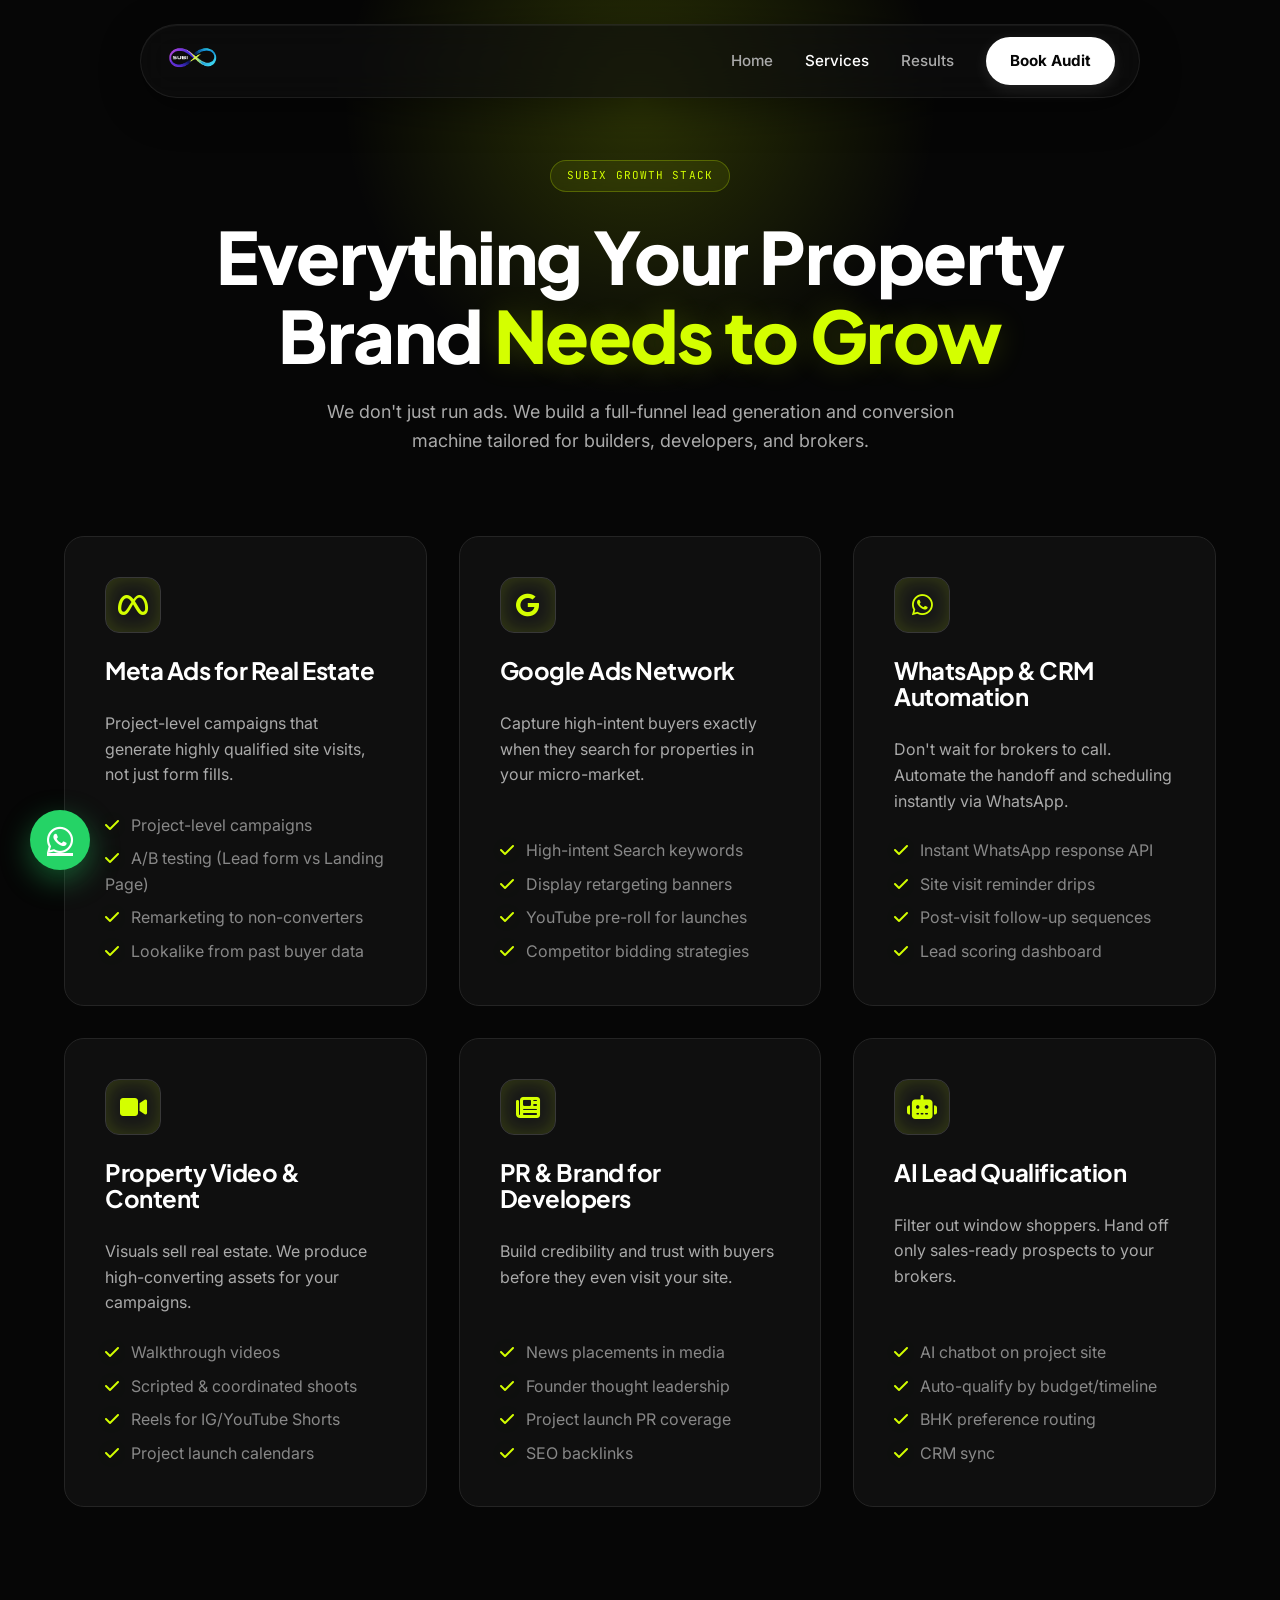
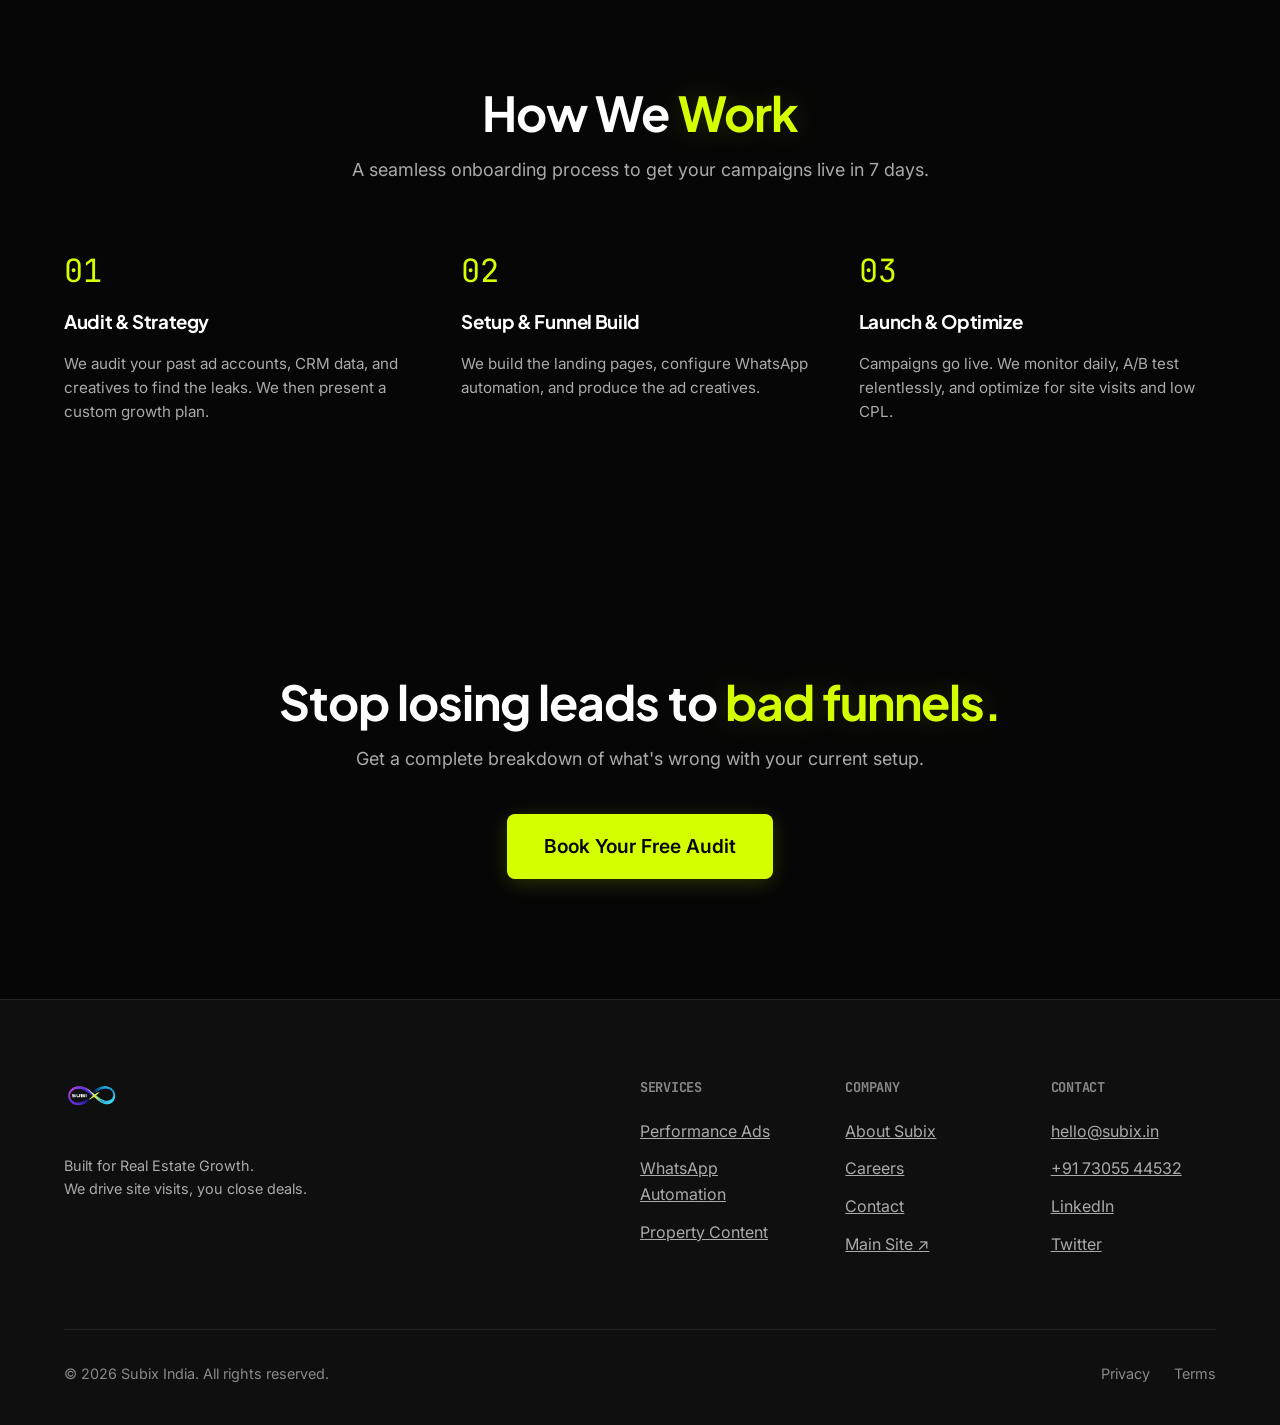
<file: services.html>
<!DOCTYPE html>
<html lang="en">
<head>
  <meta charset="UTF-8">
  <meta name="viewport" content="width=device-width, initial-scale=1.0">
  <title>Real Estate Marketing Services — Subix</title>
  <meta name="description" content="Full-funnel services for property brands: Meta Ads, Google Ads, WhatsApp automation, property content, PR, and AI lead qualification.">
  <link rel="canonical" href="https://realestate.subix.in/services">

  <!-- Open Graph -->
  <meta property="og:type" content="website">
  <meta property="og:url" content="https://realestate.subix.in/services">
  <meta property="og:title" content="Real Estate Marketing Services — Subix">
  <meta property="og:description" content="Full-funnel services for property brands: Meta Ads, Google Ads, WhatsApp automation, property content, PR, and AI lead qualification.">
  <meta property="og:image" content="https://realestate.subix.in/assets/og-image-re.png">
  <meta property="og:locale" content="en_IN">

  <!-- Twitter Card -->
  <meta name="twitter:card" content="summary_large_image">
  <meta name="twitter:site" content="@subix_io">
  <meta name="twitter:title" content="Real Estate Marketing Services — Subix">
  <meta name="twitter:description" content="Full-funnel services for property brands: Meta Ads, Google Ads, WhatsApp automation, property content, PR, and AI lead qualification.">
  <meta name="twitter:image" content="https://realestate.subix.in/assets/og-image-re.png">

  <!-- Theme Color -->
  <meta name="theme-color" content="#d4ff00">

  <!-- Favicon -->
  <link rel="icon" type="image/svg+xml" href="/favicon.svg">
  <link rel="icon" type="image/png" href="/Subix PNG.png">

  <!-- Icons -->
  <link rel="stylesheet" href="https://cdnjs.cloudflare.com/ajax/libs/font-awesome/6.5.1/css/all.min.css">

  <!-- Styles -->
  <link rel="stylesheet" href="/style.css">

  <script>
    window.__RE_SUBDOMAIN__ = true;
  </script>
</head>
<body>

  <nav>
    <a href="/" class="logo">
      <img src="/assets/logo.png" alt="Subix" height="32">
    </a>
    <div class="hamburger">
      <i class="fa-solid fa-bars"></i>
    </div>
    <div class="nav-links">
      <a href="/">Home</a>
      <a href="/services.html" style="color: var(--white);">Services</a>
      <a href="/case-studies.html">Results</a>
      <a href="/contact.html" class="btn-nav-cta">Book Audit</a>
    </div>
  </nav>

  <!-- Page Hero -->
  <section style="padding: 160px 0 80px; text-align: center;">
    <div class="bg-glow"></div>
    <div class="container reveal">
      <span class="re-badge">Subix Growth Stack</span>
      <h1>Everything Your Property<br>Brand <span class="lime-text">Needs to Grow</span></h1>
      <p style="margin: 0 auto; max-width: 700px;">
        We don't just run ads. We build a full-funnel lead generation and conversion machine tailored for builders, developers, and brokers.
      </p>
    </div>
  </section>

  <!-- Services Detailed Cards -->
  <section class="container" style="padding-bottom: 80px;">
    <div style="display: grid; grid-template-columns: repeat(auto-fit, minmax(350px, 1fr)); gap: 32px;">
      
      <!-- Service 1 -->
      <div class="bento-card reveal" style="grid-column: span 1;">
        <div class="bento-icon"><i class="fa-brands fa-meta"></i></div>
        <h3>Meta Ads for Real Estate</h3>
        <p style="color: var(--muted-light); margin-bottom: 24px;">Project-level campaigns that generate highly qualified site visits, not just form fills.</p>
        <ul style="list-style: none; padding: 0; margin: 0; color: var(--muted);">
          <li style="margin-bottom: 8px;"><i class="fa-solid fa-check lime-text" style="margin-right: 8px;"></i> Project-level campaigns</li>
          <li style="margin-bottom: 8px;"><i class="fa-solid fa-check lime-text" style="margin-right: 8px;"></i> A/B testing (Lead form vs Landing Page)</li>
          <li style="margin-bottom: 8px;"><i class="fa-solid fa-check lime-text" style="margin-right: 8px;"></i> Remarketing to non-converters</li>
          <li><i class="fa-solid fa-check lime-text" style="margin-right: 8px;"></i> Lookalike from past buyer data</li>
        </ul>
      </div>

      <!-- Service 2 -->
      <div class="bento-card reveal" style="grid-column: span 1;">
        <div class="bento-icon"><i class="fa-brands fa-google"></i></div>
        <h3>Google Ads Network</h3>
        <p style="color: var(--muted-light); margin-bottom: 24px;">Capture high-intent buyers exactly when they search for properties in your micro-market.</p>
        <ul style="list-style: none; padding: 0; margin: 0; color: var(--muted);">
          <li style="margin-bottom: 8px;"><i class="fa-solid fa-check lime-text" style="margin-right: 8px;"></i> High-intent Search keywords</li>
          <li style="margin-bottom: 8px;"><i class="fa-solid fa-check lime-text" style="margin-right: 8px;"></i> Display retargeting banners</li>
          <li style="margin-bottom: 8px;"><i class="fa-solid fa-check lime-text" style="margin-right: 8px;"></i> YouTube pre-roll for launches</li>
          <li><i class="fa-solid fa-check lime-text" style="margin-right: 8px;"></i> Competitor bidding strategies</li>
        </ul>
      </div>

      <!-- Service 3 -->
      <div class="bento-card reveal" style="grid-column: span 1;">
        <div class="bento-icon"><i class="fa-brands fa-whatsapp"></i></div>
        <h3>WhatsApp & CRM Automation</h3>
        <p style="color: var(--muted-light); margin-bottom: 24px;">Don't wait for brokers to call. Automate the handoff and scheduling instantly via WhatsApp.</p>
        <ul style="list-style: none; padding: 0; margin: 0; color: var(--muted);">
          <li style="margin-bottom: 8px;"><i class="fa-solid fa-check lime-text" style="margin-right: 8px;"></i> Instant WhatsApp response API</li>
          <li style="margin-bottom: 8px;"><i class="fa-solid fa-check lime-text" style="margin-right: 8px;"></i> Site visit reminder drips</li>
          <li style="margin-bottom: 8px;"><i class="fa-solid fa-check lime-text" style="margin-right: 8px;"></i> Post-visit follow-up sequences</li>
          <li><i class="fa-solid fa-check lime-text" style="margin-right: 8px;"></i> Lead scoring dashboard</li>
        </ul>
      </div>

      <!-- Service 4 -->
      <div class="bento-card reveal" style="grid-column: span 1;">
        <div class="bento-icon"><i class="fa-solid fa-video"></i></div>
        <h3>Property Video & Content</h3>
        <p style="color: var(--muted-light); margin-bottom: 24px;">Visuals sell real estate. We produce high-converting assets for your campaigns.</p>
        <ul style="list-style: none; padding: 0; margin: 0; color: var(--muted);">
          <li style="margin-bottom: 8px;"><i class="fa-solid fa-check lime-text" style="margin-right: 8px;"></i> Walkthrough videos</li>
          <li style="margin-bottom: 8px;"><i class="fa-solid fa-check lime-text" style="margin-right: 8px;"></i> Scripted & coordinated shoots</li>
          <li style="margin-bottom: 8px;"><i class="fa-solid fa-check lime-text" style="margin-right: 8px;"></i> Reels for IG/YouTube Shorts</li>
          <li><i class="fa-solid fa-check lime-text" style="margin-right: 8px;"></i> Project launch calendars</li>
        </ul>
      </div>

      <!-- Service 5 -->
      <div class="bento-card reveal" style="grid-column: span 1;">
        <div class="bento-icon"><i class="fa-solid fa-newspaper"></i></div>
        <h3>PR & Brand for Developers</h3>
        <p style="color: var(--muted-light); margin-bottom: 24px;">Build credibility and trust with buyers before they even visit your site.</p>
        <ul style="list-style: none; padding: 0; margin: 0; color: var(--muted);">
          <li style="margin-bottom: 8px;"><i class="fa-solid fa-check lime-text" style="margin-right: 8px;"></i> News placements in media</li>
          <li style="margin-bottom: 8px;"><i class="fa-solid fa-check lime-text" style="margin-right: 8px;"></i> Founder thought leadership</li>
          <li style="margin-bottom: 8px;"><i class="fa-solid fa-check lime-text" style="margin-right: 8px;"></i> Project launch PR coverage</li>
          <li><i class="fa-solid fa-check lime-text" style="margin-right: 8px;"></i> SEO backlinks</li>
        </ul>
      </div>

      <!-- Service 6 -->
      <div class="bento-card reveal" style="grid-column: span 1;">
        <div class="bento-icon"><i class="fa-solid fa-robot"></i></div>
        <h3>AI Lead Qualification</h3>
        <p style="color: var(--muted-light); margin-bottom: 24px;">Filter out window shoppers. Hand off only sales-ready prospects to your brokers.</p>
        <ul style="list-style: none; padding: 0; margin: 0; color: var(--muted);">
          <li style="margin-bottom: 8px;"><i class="fa-solid fa-check lime-text" style="margin-right: 8px;"></i> AI chatbot on project site</li>
          <li style="margin-bottom: 8px;"><i class="fa-solid fa-check lime-text" style="margin-right: 8px;"></i> Auto-qualify by budget/timeline</li>
          <li style="margin-bottom: 8px;"><i class="fa-solid fa-check lime-text" style="margin-right: 8px;"></i> BHK preference routing</li>
          <li><i class="fa-solid fa-check lime-text" style="margin-right: 8px;"></i> CRM sync</li>
        </ul>
      </div>

    </div>
  </section>

  <!-- How It Works -->
  <section class="crm-section reveal">
    <div class="container" style="text-align: center;">
      <h2>How We <span class="lime-text">Work</span></h2>
      <p style="margin: 0 auto 60px;">A seamless onboarding process to get your campaigns live in 7 days.</p>
      
      <div style="display: grid; grid-template-columns: repeat(3, 1fr); gap: 40px; text-align: left;">
        <div>
          <div style="font-family: 'JetBrains Mono'; color: var(--lime); font-size: 2rem; margin-bottom: 16px;">01</div>
          <h3>Audit & Strategy</h3>
          <p style="font-size: 0.95rem;">We audit your past ad accounts, CRM data, and creatives to find the leaks. We then present a custom growth plan.</p>
        </div>
        <div>
          <div style="font-family: 'JetBrains Mono'; color: var(--lime); font-size: 2rem; margin-bottom: 16px;">02</div>
          <h3>Setup & Funnel Build</h3>
          <p style="font-size: 0.95rem;">We build the landing pages, configure WhatsApp automation, and produce the ad creatives.</p>
        </div>
        <div>
          <div style="font-family: 'JetBrains Mono'; color: var(--lime); font-size: 2rem; margin-bottom: 16px;">03</div>
          <h3>Launch & Optimize</h3>
          <p style="font-size: 0.95rem;">Campaigns go live. We monitor daily, A/B test relentlessly, and optimize for site visits and low CPL.</p>
        </div>
      </div>
    </div>
  </section>

  <!-- CTA Section -->
  <section class="container reveal" style="text-align: center; padding: 120px 0;">
    <h2>Stop losing leads to <span class="lime-text">bad funnels.</span></h2>
    <p style="margin: 0 auto 40px;">Get a complete breakdown of what's wrong with your current setup.</p>
    <a href="/contact.html" class="btn-primary" style="font-size: 1.2rem; padding: 16px 36px;">Book Your Free Audit</a>
  </section>

  <!-- Footer -->
  <footer>
    <div class="container">
      <div class="footer-grid">
        <div class="footer-col" style="grid-column: span 2;">
          <img src="/assets/logo.png" alt="Subix" height="32" style="margin-bottom: 20px;">
          <p style="font-size: 0.9rem;">Built for Real Estate Growth.<br>We drive site visits, you close deals.</p>
        </div>
        <div class="footer-col">
          <h4>Services</h4>
          <a href="/services.html">Performance Ads</a>
          <a href="/services.html">WhatsApp Automation</a>
          <a href="/services.html">Property Content</a>
        </div>
        <div class="footer-col">
          <h4>Company</h4>
          <a href="#">About Subix</a>
          <a href="#">Careers</a>
          <a href="/contact.html">Contact</a>
          <a href="https://subix.in" target="_blank">Main Site ↗</a>
        </div>
        <div class="footer-col">
          <h4>Contact</h4>
          <a href="mailto:hello@subix.in">hello@subix.in</a>
          <a href="tel:+917305544532">+91 73055 44532</a>
          <a href="#">LinkedIn</a>
          <a href="#">Twitter</a>
        </div>
      </div>
      <div class="footer-bottom">
        <div>&copy; 2026 Subix India. All rights reserved.</div>
        <div>
          <a href="#" style="color: var(--muted); margin-left: 20px; text-decoration: none;">Privacy</a>
          <a href="#" style="color: var(--muted); margin-left: 20px; text-decoration: none;">Terms</a>
        </div>
      </div>
    </div>
  </footer>

  <a href="https://wa.me/917305544532?text=Hi%20Subix!%20I%20want%20to%20grow%20my%20real%20estate%20brand." class="wa-float" target="_blank" rel="noopener">
    <i class="fa-brands fa-whatsapp"></i>
  </a>

  <script src="/env-config.js"></script>
  <script src="/hero-live.js"></script>
  <script src="/script.js"></script>
</body>
</html>
</file>
<file: style.css>
/* Inherited from Subix brand - PREMIUM UPGRADE */
@import url('https://fonts.googleapis.com/css2?family=Plus+Jakarta+Sans:wght@400;500;600;700;800&family=Inter:wght@300;400;500;600&family=JetBrains+Mono:wght@400;500&display=swap');

:root {
  --bg: #060606;
  --surface: #0f0f0f;
  --surface-raised: #171717;
  --surface-hover: #1e1e1e;
  --border: #242424;
  --border-bright: #383838;
  --lime: #d4ff00;
  --lime-dim: #a8cc00;
  --lime-glow: rgba(212,255,0,0.18);
  --lime-glow-strong: rgba(212,255,0,0.4);
  --orange: #ff5c00;
  --white: #ffffff;
  --muted: #888888;
  --muted-light: #aaaaaa;
  
  --transition-fast: 0.2s cubic-bezier(0.4, 0, 0.2, 1);
  --transition-smooth: 0.4s cubic-bezier(0.16, 1, 0.3, 1);
}

* {
  box-sizing: border-box;
}

body {
  background-color: var(--bg);
  color: var(--white);
  font-family: 'Inter', sans-serif;
  margin: 0;
  padding: 0;
  overflow-x: hidden;
  line-height: 1.6;
  -webkit-font-smoothing: antialiased;
}

/* Typography */
h1, h2, h3, h4, h5, h6 {
  font-family: 'Plus Jakarta Sans', sans-serif;
  margin-top: 0;
  line-height: 1.1;
  letter-spacing: -0.02em;
}

h1 {
  font-size: clamp(2.5rem, 6vw, 4.5rem);
  font-weight: 800;
  margin-bottom: 24px;
}

h2 {
  font-size: clamp(2rem, 4vw, 3rem);
  font-weight: 700;
  margin-bottom: 16px;
}

p {
  color: var(--muted-light);
  font-size: 1.125rem;
  max-width: 600px;
  margin-bottom: 32px;
}

.lime-text {
  color: var(--lime);
  position: relative;
  display: inline-block;
  text-shadow: 0 0 30px var(--lime-glow);
}

/* Layout Utilities */
.container {
  max-width: 1200px;
  margin: 0 auto;
  padding: 0 24px;
}

section {
  padding: 100px 0;
  position: relative;
}

/* Navigation */
nav {
  display: flex;
  justify-content: space-between;
  align-items: center;
  padding: 12px 24px;
  position: fixed;
  top: 24px;
  left: 0;
  right: 0;
  margin: 0 auto;
  width: calc(100% - 48px);
  max-width: 1000px;
  z-index: 100;
  background: rgba(15, 15, 15, 0.65);
  backdrop-filter: blur(16px);
  -webkit-backdrop-filter: blur(16px);
  border: 1px solid rgba(255, 255, 255, 0.08);
  border-radius: 100px;
  box-shadow: 0 10px 40px rgba(0, 0, 0, 0.4), inset 0 1px 0 rgba(255, 255, 255, 0.05);
  transition: all 0.3s ease;
}

.hamburger {
  display: none;
}

.nav-links {
  display: flex;
  gap: 32px;
  align-items: center;
}

nav a {
  color: var(--muted-light);
  font-weight: 500;
  font-size: 0.95rem;
  transition: var(--transition-fast);
  text-decoration: none;
}

nav a:hover {
  color: var(--white);
}

/* Buttons */
.btn-primary {
  display: inline-flex;
  align-items: center;
  justify-content: center;
  background-color: var(--lime);
  color: var(--bg);
  padding: 14px 28px;
  border-radius: 8px;
  font-family: 'Inter', sans-serif;
  font-weight: 600;
  font-size: 1rem;
  text-decoration: none;
  transition: var(--transition-smooth);
  box-shadow: 0 4px 20px var(--lime-glow);
  border: 1px solid transparent;
}

.btn-primary:hover {
  transform: translateY(-2px);
  box-shadow: 0 8px 30px var(--lime-glow-strong);
  background-color: var(--lime-dim);
}

.btn-ghost {
  display: inline-flex;
  align-items: center;
  justify-content: center;
  color: var(--white);
  padding: 14px 28px;
  border-radius: 8px;
  font-family: 'Inter', sans-serif;
  font-weight: 600;
  font-size: 1rem;
  text-decoration: none;
  transition: var(--transition-smooth);
  border: 1px solid var(--border-bright);
  background: transparent;
}

.btn-ghost:hover {
  border-color: var(--lime);
  color: var(--lime);
  background: rgba(212, 255, 0, 0.05);
}

.btn-nav-cta {
  background-color: var(--white);
  color: var(--bg);
  padding: 12px 24px;
  border-radius: 100px;
  font-weight: 700;
  transition: all 0.3s cubic-bezier(0.4, 0, 0.2, 1);
  text-decoration: none;
  box-shadow: 0 4px 15px rgba(255, 255, 255, 0.1);
}

.btn-nav-cta:hover {
  background-color: var(--lime);
  transform: translateY(-2px);
  box-shadow: 0 8px 25px var(--lime-glow-strong);
}

.hero-buttons {
  display: flex;
  gap: 16px;
  margin-bottom: 48px;
}

/* Background Gradients */
.bg-glow {
  position: absolute;
  width: 600px;
  height: 600px;
  background: radial-gradient(circle, var(--lime-glow) 0%, rgba(6,6,6,0) 70%);
  top: -200px;
  left: 50%;
  transform: translateX(-50%);
  z-index: -1;
  pointer-events: none;
}

/* === RE OVERRIDES === */

/* Hero badge for real estate context */
.re-badge {
  display: inline-flex;
  align-items: center;
  gap: 8px;
  background: rgba(212, 255, 0, 0.08);
  border: 1px solid rgba(212, 255, 0, 0.25);
  border-radius: 999px;
  padding: 8px 18px;
  font-family: 'JetBrains Mono', monospace;
  font-size: 12px;
  color: var(--lime);
  text-transform: uppercase;
  letter-spacing: 0.1em;
  margin-bottom: 32px;
  backdrop-filter: blur(4px);
}

/* Property stat cards on hero */
.prop-stat-grid {
  display: grid;
  grid-template-columns: repeat(3, 1fr);
  gap: 20px;
  margin-top: 24px;
}

.prop-stat-card {
  background: var(--surface);
  border: 1px solid var(--border);
  border-radius: 16px;
  padding: 32px 24px;
  text-align: center;
  position: relative;
  overflow: hidden;
  transition: var(--transition-smooth);
}

.prop-stat-card::before {
  content: '';
  position: absolute;
  top: 0;
  left: 0;
  right: 0;
  height: 1px;
  background: linear-gradient(90deg, transparent, var(--border-bright), transparent);
}

.prop-stat-card:hover {
  transform: translateY(-5px);
  border-color: var(--border-bright);
  box-shadow: 0 10px 40px rgba(0,0,0,0.5);
}

.prop-stat-card .stat-value {
  font-family: 'Plus Jakarta Sans', sans-serif;
  font-size: 2.5rem;
  font-weight: 800;
  color: var(--white);
  margin-bottom: 8px;
}

.prop-stat-card .stat-label {
  font-size: 13px;
  color: var(--muted);
  font-family: 'JetBrains Mono', monospace;
  text-transform: uppercase;
  letter-spacing: 0.08em;
}

/* Bento Grid */
.bento-grid {
  display: grid;
  grid-template-columns: repeat(12, 1fr);
  gap: 24px;
  margin-top: 48px;
}

.bento-card {
  background: var(--surface);
  border: 1px solid var(--border);
  border-radius: 20px;
  padding: 40px;
  transition: var(--transition-smooth);
  display: flex;
  flex-direction: column;
}

.bento-card:hover {
  border-color: var(--border-bright);
  transform: translateY(-2px);
  background: var(--surface-hover);
}

.bento-large {
  grid-column: span 6;
}

.bento-small {
  grid-column: span 4;
  padding: 32px;
}

.bento-icon {
  width: 56px;
  height: 56px;
  background: var(--surface-raised);
  border: 1px solid var(--border-bright);
  border-radius: 14px;
  display: flex;
  align-items: center;
  justify-content: center;
  color: var(--lime);
  font-size: 24px;
  margin-bottom: 24px;
  box-shadow: inset 0 0 20px var(--lime-glow);
}

.bento-card h3 {
  font-size: 1.5rem;
  margin-bottom: 12px;
}

.bento-card p {
  font-size: 1rem;
  margin-bottom: 0;
  flex-grow: 1;
}

/* Ticker */
.ticker-wrap {
  width: 100%;
  overflow: hidden;
  background: var(--lime);
  padding: 16px 0;
  transform: rotate(-1deg) scale(1.02);
  margin: 60px 0;
  box-shadow: 0 0 30px var(--lime-glow-strong);
}

.ticker-wrap-reverse {
  background: var(--surface-raised);
  transform: rotate(1deg) scale(1.02);
  margin-top: -40px;
  border-top: 1px solid var(--border);
  border-bottom: 1px solid var(--border);
}

.ticker {
  display: flex;
  width: max-content;
  animation: ticker 30s linear infinite;
}

.ticker-reverse {
  animation: ticker-reverse 25s linear infinite;
}

.ticker-item {
  padding: 0 32px;
  font-family: 'JetBrains Mono', monospace;
  font-weight: 700;
  font-size: 1.2rem;
  color: var(--bg);
  text-transform: uppercase;
  white-space: nowrap;
}

.ticker-wrap-reverse .ticker-item {
  color: var(--white);
}

@keyframes ticker {
  0% { transform: translateX(0); }
  100% { transform: translateX(-50%); }
}

@keyframes ticker-reverse {
  0% { transform: translateX(-50%); }
  100% { transform: translateX(0); }
}

/* Form Styles */
.form-group {
  margin-bottom: 24px;
}

.form-group label {
  display: block;
  font-family: 'JetBrains Mono', monospace;
  font-size: 0.85rem;
  color: var(--muted-light);
  margin-bottom: 8px;
  text-transform: uppercase;
}

.form-control {
  width: 100%;
  background: var(--surface);
  border: 1px solid var(--border-bright);
  color: var(--white);
  padding: 16px;
  border-radius: 8px;
  font-family: 'Inter', sans-serif;
  font-size: 1rem;
  transition: var(--transition-fast);
}

.form-control:focus {
  outline: none;
  border-color: var(--lime);
  box-shadow: 0 0 0 2px var(--lime-glow);
}

select.form-control {
  appearance: none;
  background-image: url("data:image/svg+xml;charset=UTF-8,%3csvg xmlns='http://www.w3.org/2000/svg' viewBox='0 0 24 24' fill='none' stroke='%23ffffff' stroke-width='2' stroke-linecap='round' stroke-linejoin='round'%3e%3cpolyline points='6 9 12 15 18 9'%3e%3c/polyline%3e%3c/svg%3e");
  background-repeat: no-repeat;
  background-position: right 16px center;
  background-size: 16px;
}

/* Footer */
footer {
  border-top: 1px solid var(--border);
  padding: 80px 0 40px;
  background: var(--surface);
}

.footer-grid {
  display: grid;
  grid-template-columns: 2fr 1fr 1fr 1fr 1fr;
  gap: 40px;
  margin-bottom: 60px;
}

.footer-col h4 {
  font-family: 'JetBrains Mono', monospace;
  font-size: 0.85rem;
  color: var(--muted);
  text-transform: uppercase;
  margin-bottom: 24px;
}

.footer-col a {
  display: block;
  color: var(--muted-light);
  margin-bottom: 12px;
  transition: var(--transition-fast);
}

.footer-col a:hover {
  color: var(--lime);
}

.footer-bottom {
  border-top: 1px solid var(--border);
  padding-top: 32px;
  display: flex;
  justify-content: space-between;
  color: var(--muted);
  font-size: 0.9rem;
}

/* WhatsApp Float */
.wa-float {
  position: fixed;
  bottom: 30px;
  left: 30px;
  background-color: #25d366;
  color: white;
  border-radius: 50%;
  width: 60px;
  height: 60px;
  display: flex;
  align-items: center;
  justify-content: center;
  font-size: 30px;
  box-shadow: 0px 10px 30px rgba(37, 211, 102, 0.4);
  z-index: 1000;
  transition: var(--transition-smooth);
}

.wa-float:hover {
  transform: scale(1.1) rotate(-5deg);
}

/* Responsive */
@media (max-width: 992px) {
  .bento-large, .bento-small {
    grid-column: span 6;
  }
  .crm-grid {
    grid-template-columns: 1fr;
  }
  .footer-grid {
    grid-template-columns: 1fr 1fr 1fr;
  }
}

@media (max-width: 768px) {
  h1 { font-size: 2rem; line-height: 1.2; }
  h2 { font-size: 1.75rem; line-height: 1.3; }
  p { font-size: 1rem; }
  .bento-large, .bento-small { grid-column: span 12; }
  .hero-buttons { flex-direction: column; }
  .btn-primary, .btn-ghost { width: 100%; }
  .prop-stat-grid { grid-template-columns: 1fr; }
  .footer-grid { grid-template-columns: 1fr; }
  .hamburger { display: block; font-size: 1.5rem; cursor: pointer; color: var(--white); z-index: 101; }
  .nav-links {
    position: fixed;
    top: 0;
    right: -100%;
    width: 250px;
    height: 100vh;
    background: var(--surface);
    border-left: 1px solid var(--border);
    flex-direction: column;
    padding-top: 80px;
    transition: var(--transition-smooth);
    z-index: 100;
  }
  .nav-links.active {
    right: 0;
  }
  .nav-links a { margin-left: 24px; margin-bottom: 24px; font-size: 1.2rem; }
  .btn-nav-cta { margin-left: 24px; max-width: max-content; }
}

/* Reveal Animations */
.reveal {
  opacity: 0;
  transform: translateY(30px);
  transition: all 0.8s cubic-bezier(0.16, 1, 0.3, 1);
}

.reveal.active {
  opacity: 1;
  transform: translateY(0);
}

/* === GEN Z PROPERTY PORTAL ADDITIONS === */

/* Hero Search Bar */
.search-container {
  max-width: 700px;
  margin: 0 auto 40px;
  background: var(--surface);
  border: 1px solid var(--border-bright);
  border-radius: 999px;
  padding: 8px 8px 8px 24px;
  display: flex;
  align-items: center;
  justify-content: space-between;
  box-shadow: 0 10px 30px rgba(0,0,0,0.5);
  transition: var(--transition-smooth);
}

.search-container:hover, .search-container:focus-within {
  border-color: var(--lime);
  box-shadow: 0 10px 40px var(--lime-glow-strong);
}

.search-input {
  background: transparent;
  border: none;
  color: var(--white);
  font-family: 'Inter', sans-serif;
  font-size: 1.1rem;
  width: 100%;
  outline: none;
}

.search-input::placeholder {
  color: var(--muted);
}

.search-btn {
  background: var(--lime);
  color: var(--bg);
  border: none;
  border-radius: 999px;
  padding: 12px 24px;
  font-family: 'Inter', sans-serif;
  font-weight: 700;
  cursor: pointer;
  transition: var(--transition-fast);
}

.search-btn:hover {
  background: var(--lime-dim);
}

/* Brands Marquee */
.brands-marquee {
  display: flex;
  gap: 40px;
  align-items: center;
  justify-content: center;
  flex-wrap: wrap;
  margin: 60px 0;
  opacity: 0.7;
}

.brand-logo {
  height: 40px;
  filter: grayscale(100%) contrast(1.5) brightness(1.5);
  transition: var(--transition-fast);
}

.brand-logo:hover {
  filter: none;
  opacity: 1;
}

/* Property Cards */
.property-grid {
  display: grid;
  grid-template-columns: repeat(auto-fill, minmax(320px, 1fr));
  gap: 30px;
  margin-top: 40px;
}

.property-card {
  background: var(--surface);
  border: 1px solid var(--border);
  border-radius: 16px;
  overflow: hidden;
  transition: var(--transition-smooth);
  display: flex;
  flex-direction: column;
}

.property-card:hover {
  transform: translateY(-5px);
  border-color: var(--border-bright);
  box-shadow: 0 10px 30px rgba(0,0,0,0.6);
}

.property-img {
  width: 100%;
  height: 220px;
  object-fit: cover;
  border-bottom: 1px solid var(--border);
}

.property-details {
  padding: 24px;
  flex-grow: 1;
  display: flex;
  flex-direction: column;
}

.prop-price {
  font-family: 'JetBrains Mono', monospace;
  color: var(--lime);
  font-size: 1.5rem;
  font-weight: 700;
  margin-bottom: 8px;
}

.prop-location {
  color: var(--muted-light);
  font-size: 0.95rem;
  margin-bottom: 16px;
}

.prop-specs {
  display: flex;
  gap: 16px;
  margin-bottom: 24px;
  font-size: 0.9rem;
  color: var(--muted);
}

.prop-specs i {
  color: var(--lime);
}

.property-card .btn-ghost {
  width: 100%;
  margin-top: auto;
}

/* Location Cards */
.location-grid {
  display: grid;
  grid-template-columns: repeat(auto-fill, minmax(250px, 1fr));
  gap: 20px;
  margin-top: 40px;
}

.location-card {
  background: var(--surface-raised);
  border: 1px solid var(--border);
  border-radius: 12px;
  padding: 24px;
  text-align: center;
  transition: var(--transition-fast);
  cursor: pointer;
}

.location-card:hover {
  background: var(--surface-hover);
  border-color: var(--lime);
}

.location-card h3 {
  margin-bottom: 8px;
  font-size: 1.25rem;
}

.location-card p {
  margin: 0 auto;
  font-family: 'JetBrains Mono', monospace;
  font-size: 0.85rem;
  color: var(--lime);
}

/* Review Cards */
.review-grid {
  display: grid;
  grid-template-columns: repeat(auto-fill, minmax(300px, 1fr));
  gap: 24px;
  margin-top: 40px;
}

.review-card {
  background: var(--surface);
  border: 1px solid var(--border-bright);
  border-radius: 16px;
  padding: 32px;
}

.review-stars {
  color: var(--orange);
  margin-bottom: 16px;
  font-size: 1.1rem;
}

.review-text {
  font-size: 1.05rem;
  font-style: italic;
  margin-bottom: 24px;
  color: var(--white);
}

.review-author {
  display: flex;
  align-items: center;
  gap: 16px;
}

.author-img {
  width: 48px;
  height: 48px;
  border-radius: 50%;
  object-fit: cover;
}

.author-info h4 {
  margin: 0 0 4px 0;
  font-size: 1rem;
}

.author-info p {
  margin: 0;
  font-size: 0.85rem;
  color: var(--muted);
}

/* FAQ Accordion */
.faq-container {
  max-width: 800px;
  margin: 40px auto 0;
}

.faq-item {
  border-bottom: 1px solid var(--border);
  padding: 20px 0;
}

.faq-item details {
  cursor: pointer;
}

.faq-item summary {
  font-family: 'Plus Jakarta Sans', sans-serif;
  font-size: 1.2rem;
  font-weight: 600;
  outline: none;
  list-style: none;
  display: flex;
  justify-content: space-between;
  align-items: center;
}

.faq-item summary::-webkit-details-marker {
  display: none;
}

.faq-item summary::after {
  content: '+';
  color: var(--lime);
  font-size: 1.5rem;
  transition: transform 0.2s;
}

.faq-item details[open] summary::after {
  transform: rotate(45deg);
}

.faq-item p {
  margin-top: 16px;
  margin-bottom: 0;
  color: var(--muted-light);
  line-height: 1.6;
}

@media (max-width: 768px) {
  .search-container {
    flex-direction: column;
    border-radius: 16px;
    padding: 16px;
    gap: 16px;
  }
  .search-input {
    text-align: center;
  }
  .search-btn {
    width: 100%;
  }
}

/* === NEW SECTIONS: BLOGS, CHECKLIST, SERVICES === */

/* Blogs & News */
.blog-grid {
  display: grid;
  grid-template-columns: repeat(auto-fill, minmax(280px, 1fr));
  gap: 24px;
  margin-top: 40px;
}

.blog-card {
  background: var(--surface-raised);
  border: 1px solid var(--border);
  border-radius: 12px;
  padding: 24px;
  transition: var(--transition-smooth);
  display: flex;
  flex-direction: column;
}

.blog-card:hover {
  border-color: var(--lime);
  transform: translateY(-4px);
  background: var(--surface-hover);
}

.blog-tag {
  color: var(--orange);
  font-family: 'JetBrains Mono', monospace;
  font-size: 0.8rem;
  text-transform: uppercase;
  margin-bottom: 12px;
}

.blog-card h3 {
  font-size: 1.25rem;
  margin-bottom: 16px;
  flex-grow: 1;
}

.blog-card .read-more {
  color: var(--lime);
  text-decoration: none;
  font-weight: 600;
  font-size: 0.9rem;
  display: inline-flex;
  align-items: center;
  gap: 8px;
}

.blog-card .read-more:hover {
  text-decoration: underline;
}

/* Checklist / Why Choose Us */
.checklist-grid {
  display: grid;
  grid-template-columns: repeat(auto-fill, minmax(250px, 1fr));
  gap: 24px;
  margin-top: 40px;
}

.checklist-item {
  display: flex;
  align-items: flex-start;
  gap: 16px;
  background: var(--surface);
  padding: 20px;
  border-radius: 12px;
  border: 1px solid var(--border);
}

.checklist-item i {
  color: var(--lime);
  font-size: 1.2rem;
  margin-top: 2px;
}

.checklist-item span {
  font-weight: 500;
  font-size: 1.1rem;
}

/* Services Visual */
.service-visual-grid {
  display: grid;
  grid-template-columns: repeat(auto-fill, minmax(180px, 1fr));
  gap: 16px;
  margin-top: 40px;
}

.service-visual-card {
  background: var(--bg);
  border: 1px solid var(--border-bright);
  border-radius: 12px;
  padding: 24px 16px;
  text-align: center;
  transition: var(--transition-fast);
}

.service-visual-card:hover {
  background: var(--surface-raised);
  border-color: var(--lime);
}

.service-visual-card i {
  font-size: 2rem;
  color: var(--white);
  margin-bottom: 12px;
  transition: color 0.2s;
}

.service-visual-card:hover i {
  color: var(--lime);
}

.service-visual-card h4 {
  margin: 0;
  font-size: 1rem;
  color: var(--muted-light);
}

/* === RE OVERRIDES === */

/* Hero badge for real estate context */
.re-badge {
  display: inline-flex;
  align-items: center;
  gap: 8px;
  background: rgba(212, 255, 0, 0.08);
  border: 1px solid rgba(212, 255, 0, 0.25);
  border-radius: 999px;
  padding: 6px 16px;
  font-family: 'JetBrains Mono', monospace;
  font-size: 11px;
  color: var(--lime);
  text-transform: uppercase;
  letter-spacing: 0.1em;
  margin-bottom: 24px;
}

/* Property stat cards on hero */
.prop-stat-grid {
  display: grid;
  grid-template-columns: repeat(3, 1fr);
  gap: 16px;
  margin-top: 48px;
}

.prop-stat-card {
  background: var(--surface);
  border: 1px solid var(--border);
  border-radius: 14px;
  padding: 24px;
  text-align: center;
}

.prop-stat-card .stat-value {
  font-family: 'Plus Jakarta Sans', sans-serif;
  font-size: 2rem;
  font-weight: 800;
  color: var(--lime);
}

.prop-stat-card .stat-label {
  font-size: 12px;
  color: var(--muted-light);
  margin-top: 4px;
  font-family: 'JetBrains Mono', monospace;
  text-transform: uppercase;
  letter-spacing: 0.08em;
}

/* Service use-case cards (RE-specific) */
.use-case-grid {
  display: grid;
  grid-template-columns: repeat(auto-fit, minmax(280px, 1fr));
  gap: 20px;
  margin-top: 40px;
}

@media (max-width: 768px) {
  .use-case-grid {
    grid-template-columns: 1fr;
    gap: 16px;
  }
}

.use-case-card {
  background: var(--surface);
  border: 1px solid var(--border);
  border-radius: 14px;
  padding: 28px;
  transition: border-color 0.2s ease, transform 0.2s ease;
}

.use-case-card:hover {
  border-color: var(--border-bright);
  transform: translateY(-2px);
}

.use-case-card .uc-icon {
  width: 44px;
  height: 44px;
  background: var(--lime-glow);
  border-radius: 10px;
  display: flex;
  align-items: center;
  justify-content: center;
  color: var(--lime);
  font-size: 18px;
  margin-bottom: 16px;
}

@media (max-width: 768px) {
  .prop-stat-grid { grid-template-columns: 1fr; }
}

/* Text Logo */
.text-logo {
  font-family: 'Plus Jakarta Sans', sans-serif;
  font-weight: 800;
  font-size: 1.5rem;
  color: var(--lime);
  letter-spacing: -1px;
}
</file>
